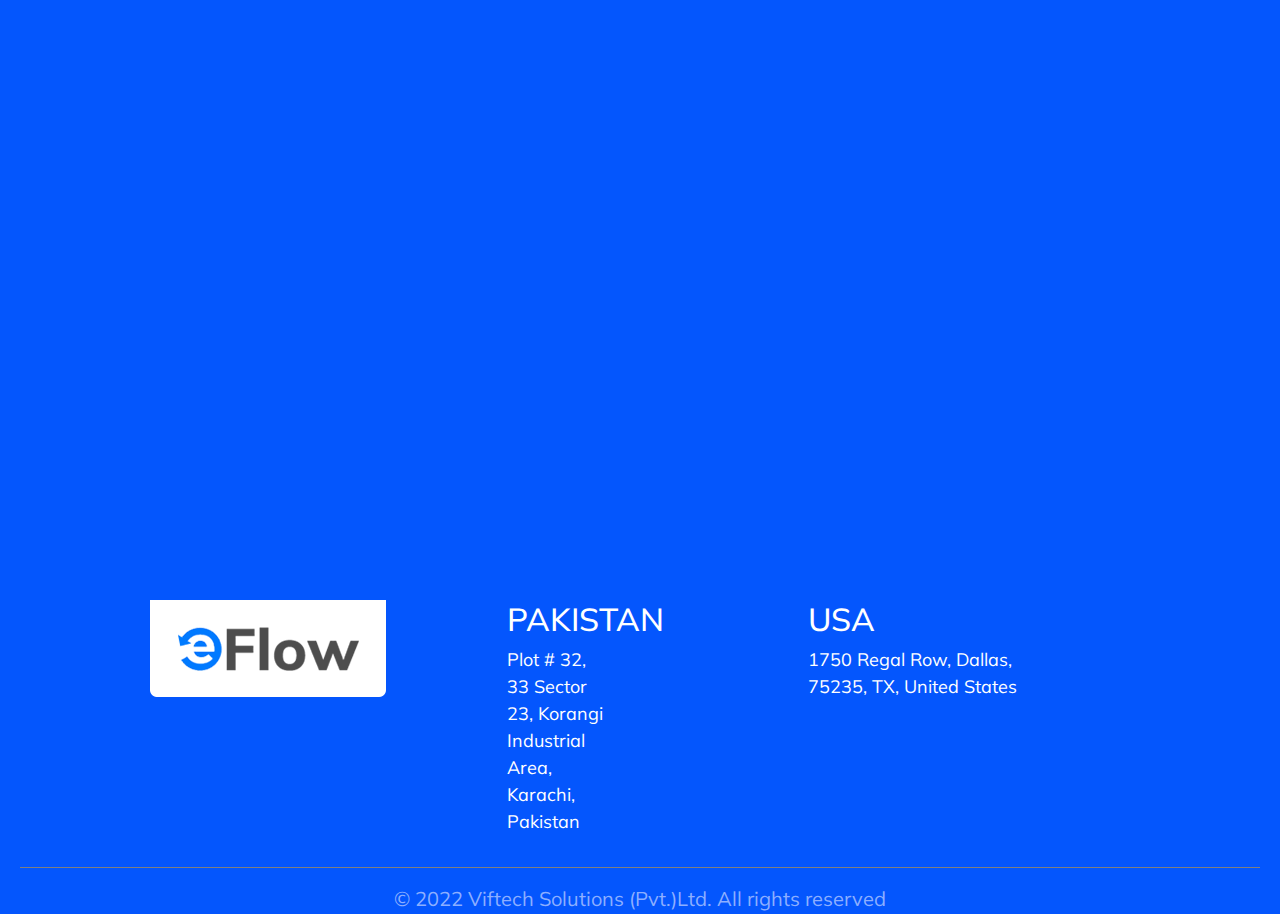
<file: Task -3/index.html>
<!DOCTYPE html>
<html>

<head>
    <meta charset="utf-8">
    <meta name="viewport" content="width=device-width, initial-scale=1, shrink-to-fit=no">
    <meta name="description" content="">
    <meta name="author" content="">

    <title>Eflow</title>

    <link rel="icon" href="assets-sp/images/fav.png" type="image/x-icon">

    <!-- Bootstrap -->
    <link href="assets-sp/css/bootstrap.min.css" rel="stylesheet">

    <!-- font-family: 'Mulish', sans-serif; -->
    <link href="https://fonts.googleapis.com/css2?family=Mulish:wght@300;400;500;600;700;800;900&display=swap"
        rel="stylesheet">

    <!-- font-awesome -->
    <link href="assets-sp/css/font-awesome.min.css" rel="stylesheet">
    <style>
        body {
            font-family: 'Mulish', sans-serif;
            background-color: rgba(4, 86, 253, 255);
            color: white;
            overflow-x: hidden;
        }

        footer {
            margin: 0 auto;
            text-align: center;
            color: #8dafff;
            font-size: 20px;
        }

        .row p {
            font-size: 18px;
        }

        .row img {
            margin-top: 600px;
            margin-left: 150px;
            margin-right: 100px;
        }

        .usa {
            margin-top: 600px;
            margin-left: -65px;
            margin-right: 100px;
        }

        .pak {
            margin-top: 600px;
            margin-left: 70px;
            margin-right: 234px;
        }

        body hr {
            height: 1px;
            border-width: 0;
            color: gray;
            background-color: gray;
            margin-left: 20px;
            margin-right: 20px;
        }
    </style>
</head>

<body>
    <div class=".container-fluid">
        <div class="row">
            <div class="col-md-4">
                <img src="./assets-sp/images/imgpsh_fullsize_anim (4).png" alt="eFlow">
            </div>
            <div class="col-md-4">
                <div class="pak">
                    <h2>PAKISTAN</h2>
                    <p>
                        Plot # 32, 33 Sector 23, Korangi <br> Industrial Area, Karachi, Pakistan
                    </p>
                </div>
            </div>
            <div class="col-md-4">
                <div class="usa">
                    <h2>USA</h2>
                    <p>
                        1750 Regal Row, Dallas, <br> 75235, TX, United States
                    </p>
                </div>

            </div>
        </div>
        <hr>
        <div class="row">
            <footer>
                © 2022 Viftech Solutions (Pvt.)Ltd. All rights reserved
            </footer>
        </div>
    </div>


    <!-- jQuery -->
    <script src="assets-sp/js/jquery.min.js"></script>

    <!-- popper js -->
    <script src="assets-sp/js/popper.min.js"></script>

    <!-- bootstrap js -->
    <script src="assets-sp/js/bootstrap.min.js"></script>

    <!-- moment js -->
    <script src="assets-sp/js/moment.min.js"></script>


</body>

</html>
</file>
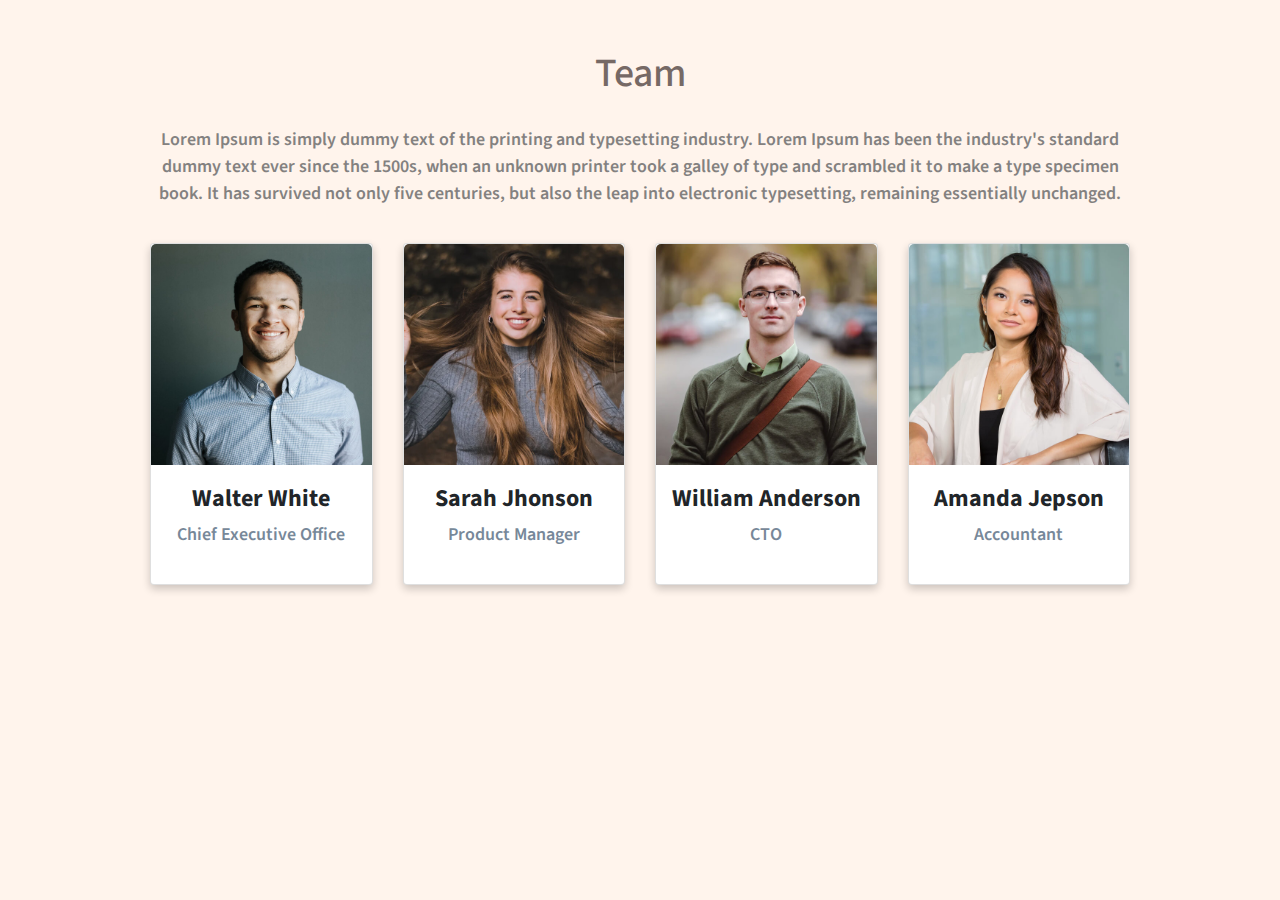
<file: task-1.html>
<!DOCTYPE html>
<html lang="en">

<head>
  <title>Bootstrap Example</title>
  <meta charset="utf-8">
  <meta name="viewport" content="width=device-width, initial-scale=1">
  <link rel="stylesheet" href="https://cdn.jsdelivr.net/npm/bootstrap@4.6.1/dist/css/bootstrap.min.css">
  <link rel="stylesheet"
    href="https://fonts.googleapis.com/css2?family=Source+Sans+Pro:ital,wght@0,200;0,300;0,400;0,600;0,700;1,200&display=swap">
  <script src="https://cdn.jsdelivr.net/npm/jquery@3.5.1/dist/jquery.slim.min.js"></script>
  <script src="https://cdn.jsdelivr.net/npm/popper.js@1.16.1/dist/umd/popper.min.js"></script>
  <script src="https://cdn.jsdelivr.net/npm/bootstrap@4.6.1/dist/js/bootstrap.bundle.min.js"></script>
  <style>
    .card {
      box-shadow: 0 4px 8px 0 rgba(0.2, 0.2, 0.2, 0.2);
      transition: 0.3s;
      background-color: white;
    }

    .card h4 {
      font-style: normal;
      font-weight: 700;
      font-display: swap;
    }

    .card p {
      color: lightslategray;
    }

    body p {
      font-style: normal;
      font-weight: 600;
      font-display: swap;
      color: rgb(131, 129, 128);
      font-size: 18px;
    }

    body h1 {
      color: rgb(118, 105, 101);
    }

    img {
      border-radius: 5px 5px 0 0;
    }

    body {
      font-family: 'Source Sans Pro', sans-serif;
      background-color: #fff4ec;
      margin: 50px 150px 120px 150px;
    }

    .clear {
      clear: both;
      font-size: 0%;
      line-height: 0;
      height: 20px;
    }
  </style>
</head>

<body>
  <div class=".container-fluid">
    <h1 class="text-center">Team</h1>
    <div class="clear"></div>
    <p class="text-center">Lorem Ipsum is simply dummy text of the printing and typesetting industry.
      Lorem Ipsum has been the industry's standard dummy text ever since the 1500s, when an unknown printer took a
      galley of type and scrambled it to make a type specimen book. It has survived not only five centuries, but
      also the leap into electronic typesetting, remaining essentially unchanged.</p>
    <div class="clear"></div>
    <div class="row">
      <div class="col-md-3">
        <div class="card">
          <img src="./images/imgpsh_fullsize_anim.png" class=" img-responsive">
          <div class="clear"></div>
          <h4 class="text-center">Walter White</h4>
          <p class="text-center">Chief Executive Office</p>
          <div class="clear"></div>
        </div>
        <div class="clear"></div>
      </div>
      <div class="col-md-3">
        <div class="card">
          <img src="./images/imgpsh_fullsize_anim (1).png" class="img-responsive">
          <div class="clear"></div>
          <h4 class="text-center">Sarah Jhonson</h4>
          <p class="text-center">Product Manager</p>
          <div class="clear"></div>
        </div>
        <div class="clear"></div>
      </div>
      <div class="col-md-3">
        <div class="card">
          <img src="./images/imgpsh_fullsize_anim (2).png" class="img-responsive">
          <div class="clear"></div>
          <h4 class="text-center">William Anderson</h4>
          <p class="text-center">CTO</p>
          <div class="clear"></div>
        </div>
        <div class="clear"></div>
      </div>
      <div class="col-md-3">
        <div class="card">
          <img src="./images/imgpsh_fullsize_anim (3).png" class="img-responsive">
          <div class="clear"></div>
          <h4 class="text-center">Amanda Jepson</h4>
          <p class="text-center">Accountant</p>
          <div class="clear"></div>
        </div>
      </div>
    </div>
  </div>
</body>

</html>
</file>
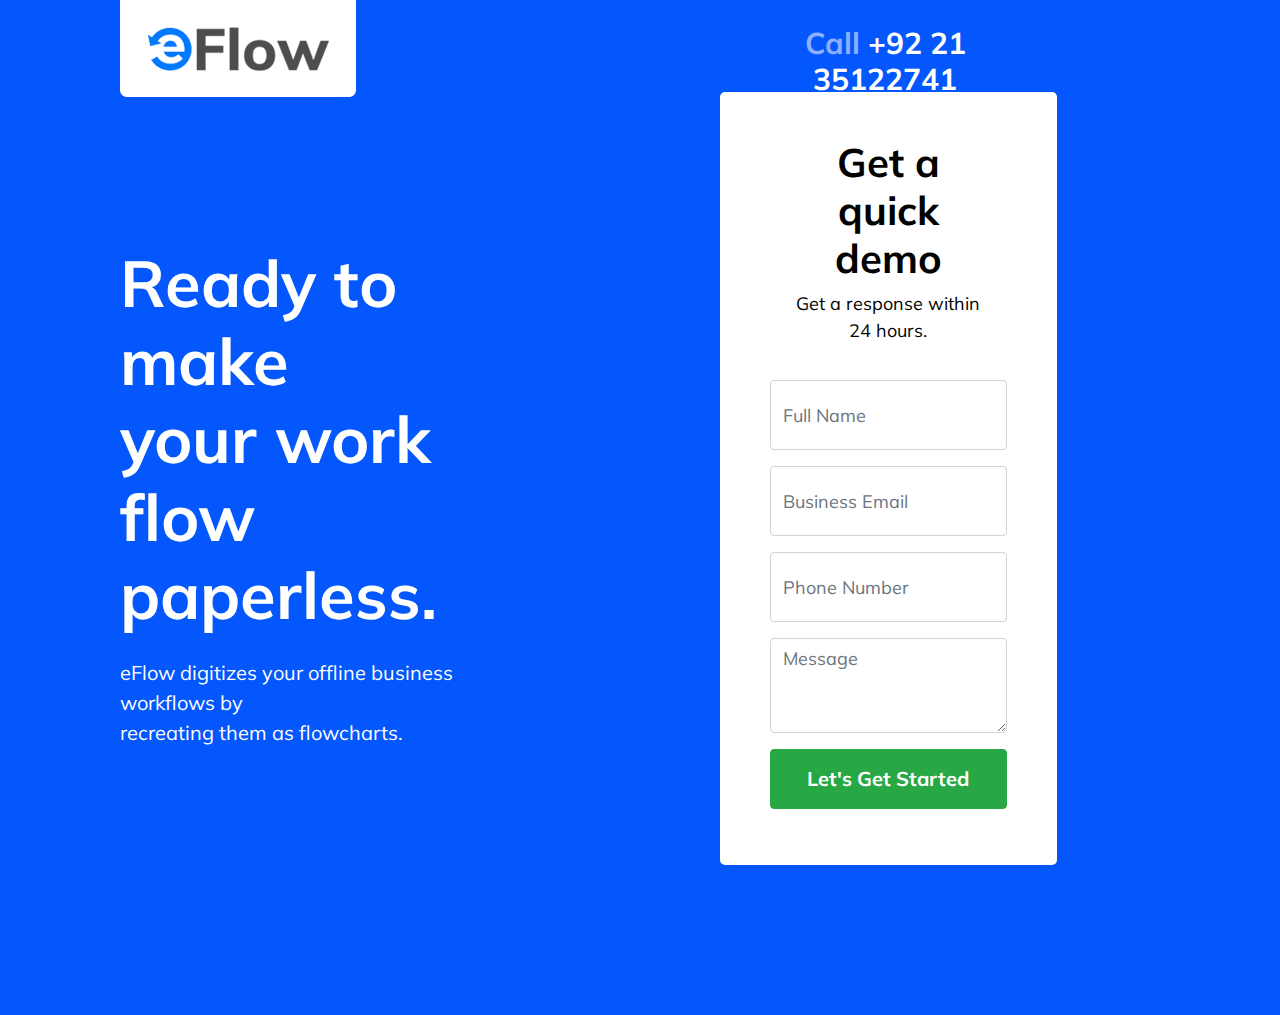
<file: Task -3/task-3.html>
<!DOCTYPE html>
<html>

<head>
	<meta charset="utf-8">
	<meta name="viewport" content="width=device-width, initial-scale=1, shrink-to-fit=no">
	<meta name="description" content="">
	<meta name="author" content="">

	<title>Eflow</title>

	<link rel="icon" href="assets-sp/images/fav.png" type="image/x-icon">

	<!-- Bootstrap -->
	<link href="assets-sp/css/bootstrap.min.css" rel="stylesheet">

	<!-- font-family: 'Mulish', sans-serif; -->
	<link href="https://fonts.googleapis.com/css2?family=Mulish:wght@300;400;500;600;700;800;900&display=swap"
		rel="stylesheet">

	<!-- font-awesome -->
	<link href="assets-sp/css/font-awesome.min.css" rel="stylesheet">
	<style>
		body {
			font-family: 'Mulish', sans-serif;
			background-color: rgba(4, 86, 253, 255);
			color: black;
			overflow-x: hidden;
			/* overflow-y: hidden; */
		}

		body h1 {
			color: white;
			font-weight: bold;
			font-size: 65px;
			margin: -153px 120px 200px 120px;

		}

		#paragragh {
			color: white;
			margin: -200px 120px 200px 120px;
			font-size: 20px;
		}

		.form-buffer {
			margin: -305px 5px 150px 65px;
			padding: 46px 50px 20px 50px;
			background-color: white;
			border-radius: 5px 5px;
		}

		.form-buffer p,
		h2 {
			text-align: center;
			color: black;
		}

		body h2 {
			color: black;
			font-weight: bold;
			font-size: 40px;
		}

		.form-group p {
			color: black;
			font-size: 18px;
		}

		.form-control {

			height: 70px;
			font-size: 18px;
		}

		.clear,
		.clear1 {
			clear: both;
			font-size: 0%;
			line-height: 0;
		}

		.clear {
			height: 20px;
		}

		.clear1 {
			height: 40px;
		}

		.clear2 {
			height: 60px;
		}

		.btn {
			height: 60px;
			font-size: 20px;
			font-weight: bold;
		}

		.row img {
			margin: 0px 120px 300px 120px;
		}

		#call {
			color: #8dafff;
			font-size: 30px;
			margin: 25px 88px 300px 142px;
		}

		.row span {
			color: white;

		}
	</style>
</head>

<body>
	<div class=".container-fluid">
		<div class="row">
			<div class="col-md-6">
				<img src="./assets-sp/images/imgpsh_fullsize_anim (4).png" alt="">
			</div>
			<div class="col-md-4">
				<h2 id="call">Call <span>+92 21 35122741</span></h2>
			</div>
		</div>
		<div class="row">
			<div class="col-md-6">
				<h1>Ready to make <br> your work flow <br> paperless.</h1>
				<br>
				<p id="paragragh">eFlow digitizes your offline business workflows by <br> recreating them as
					flowcharts.
				</p>
			</div>
			<div class="col-md-4">
				<div class="form-buffer">
					<div class="col-md-12 form-group">
						<!-- <div class="clear"></div> -->
						<h2>Get a quick demo</h2>
						<p>Get a response within 24 hours.</p>
					</div>
					<div class="clear"></div>
					<form method="post">
						<div class="form-row">
							<div class="col-md-12 form-group">
								<input type="text" name="name" class="form-control" id="name" placeholder="Full Name" />
							</div>
						</div>
						<div class="form-row">
							<div class="col-md-12  form-group">
								<input type="text" name="name" class="form-control" id="name"
									placeholder="Business Email" />

							</div>
						</div>
						<div class="form-row">
							<div class="col-md-12  form-group">
								<input type="text" name="name" class="form-control" id="name"
									placeholder="Phone Number" />

							</div>
						</div>
						<div class="form-row">
							<div class="col-md-12  form-group">
								<textarea name="message" rows="3" cols="10" class="form-control"
									placeholder="Message"></textarea>
							</div>
						</div>
						<div class="form-row">
							<div class="col-md-12  form-group">
								<button type="button" class="btn btn-success btn-block">Let's Get Started</button>
							</div>
						</div>
						<div class="clear"></div>
					</form>
				</div>
			</div>
		</div>


		<!-- jQuery -->
		<script src="assets-sp/js/jquery.min.js"></script>

		<!-- popper js -->
		<script src="assets-sp/js/popper.min.js"></script>

		<!-- bootstrap js -->
		<script src="assets-sp/js/bootstrap.min.js"></script>

		<!-- moment js -->
		<script src="assets-sp/js/moment.min.js"></script>


</body>

</html>
</file>
